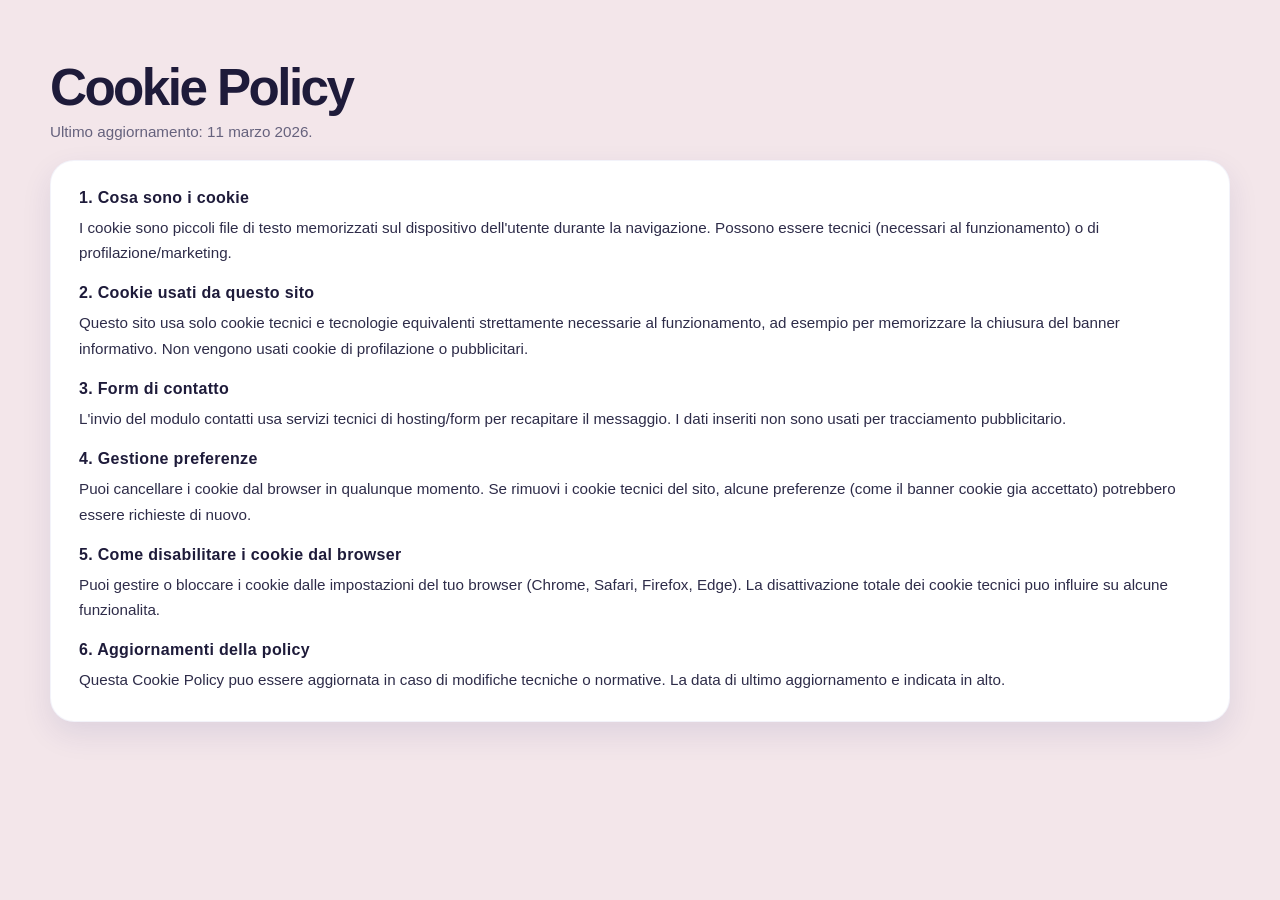
<file: cookie/index.html>
<!DOCTYPE html>
<html lang="it">
  <head>
    <meta charset="UTF-8" />
    <meta name="viewport" content="width=device-width, initial-scale=1.0" />
    <title>Cookie Policy | Alessandra Trapasso</title>
    <meta
      name="description"
      content="Cookie Policy del sito portfolio di Alessandra Trapasso: cookie tecnici, finalita e gestione preferenze."
    />
    <meta name="robots" content="index,follow" />
    <link rel="canonical" href="/cookie/index.html" />
    <link rel="icon" href="../assets/icons/favicon.ico" />
    <link rel="stylesheet" href="../style.css?v=20260415-responsive-1" />
  </head>
  <body id="home" class="page-cookie" data-base-path=".." data-page="legal">
    <main>
      <section class="u-section" aria-label="Cookie policy">
        <div class="u-inner">
          <div class="u-header">
            <h1 class="u-title">Cookie Policy</h1>
            <p class="u-subtitle">
              Ultimo aggiornamento: 11 marzo 2026.
            </p>
          </div>

          <article class="u-card" aria-label="Informativa cookie">
            <h2 class="u-card__title">1. Cosa sono i cookie</h2>
            <p class="u-card__text">
              I cookie sono piccoli file di testo memorizzati sul dispositivo dell'utente durante la navigazione.
              Possono essere tecnici (necessari al funzionamento) o di profilazione/marketing.
            </p>

            <h2 class="u-card__title">2. Cookie usati da questo sito</h2>
            <p class="u-card__text">
              Questo sito usa solo cookie tecnici e tecnologie equivalenti strettamente necessarie al funzionamento,
              ad esempio per memorizzare la chiusura del banner informativo. Non vengono usati cookie di profilazione
              o pubblicitari.
            </p>

            <h2 class="u-card__title">3. Form di contatto</h2>
            <p class="u-card__text">
              L'invio del modulo contatti usa servizi tecnici di hosting/form per recapitare il messaggio. I dati
              inseriti non sono usati per tracciamento pubblicitario.
            </p>

            <h2 class="u-card__title">4. Gestione preferenze</h2>
            <p class="u-card__text">
              Puoi cancellare i cookie dal browser in qualunque momento. Se rimuovi i cookie tecnici del sito,
              alcune preferenze (come il banner cookie gia accettato) potrebbero essere richieste di nuovo.
            </p>

            <h2 class="u-card__title">5. Come disabilitare i cookie dal browser</h2>
            <p class="u-card__text">
              Puoi gestire o bloccare i cookie dalle impostazioni del tuo browser (Chrome, Safari, Firefox, Edge).
              La disattivazione totale dei cookie tecnici puo influire su alcune funzionalita.
            </p>

            <h2 class="u-card__title">6. Aggiornamenti della policy</h2>
            <p class="u-card__text">
              Questa Cookie Policy puo essere aggiornata in caso di modifiche tecniche o normative. La data di ultimo
              aggiornamento e indicata in alto.
            </p>
          </article>
        </div>
      </section>
    </main>
  </body>
</html>
</file>
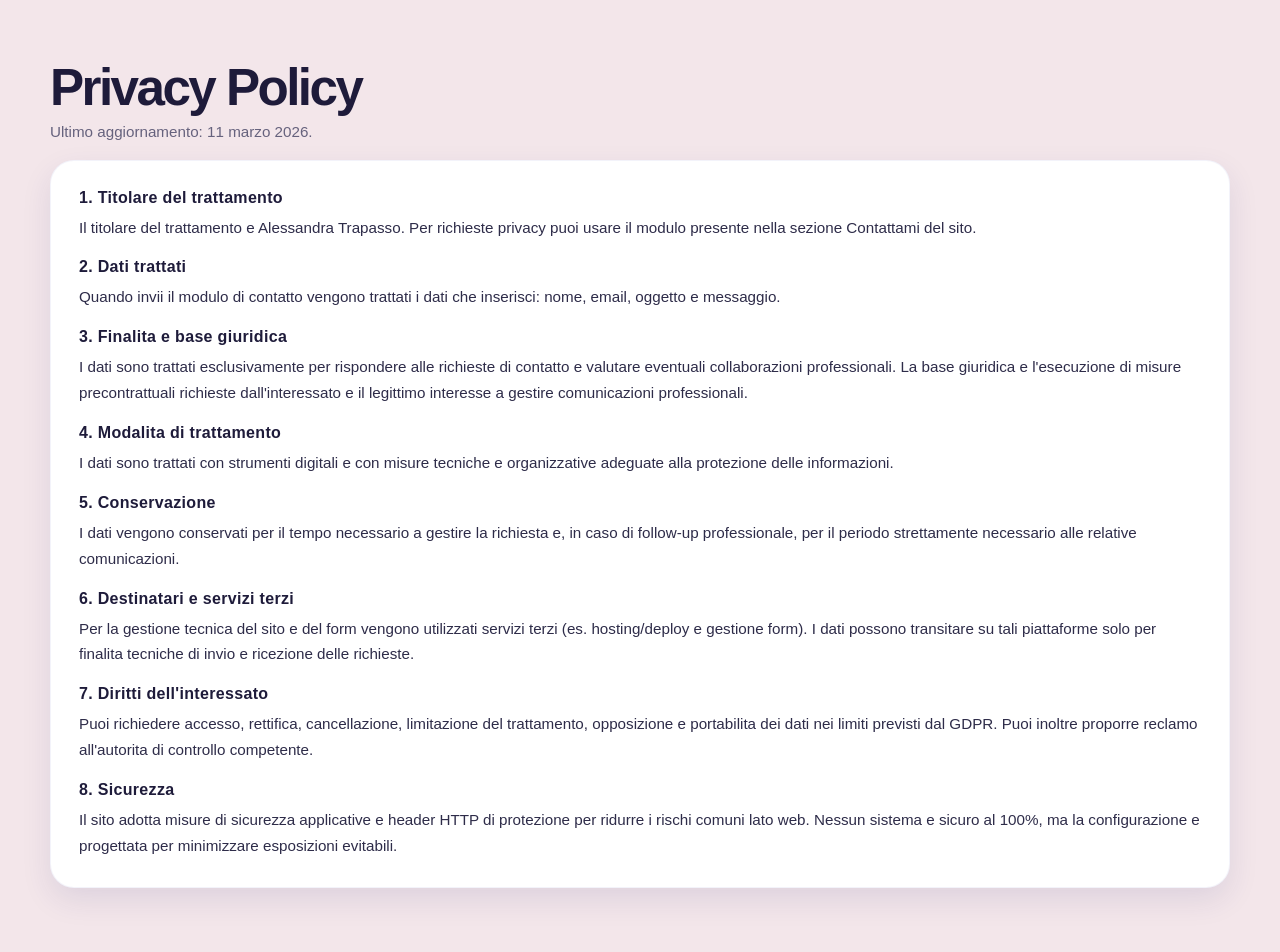
<file: privacy/index.html>
<!DOCTYPE html>
<html lang="it">
  <head>
    <meta charset="UTF-8" />
    <meta name="viewport" content="width=device-width, initial-scale=1.0" />
    <title>Privacy Policy | Alessandra Trapasso</title>
    <meta
      name="description"
      content="Informativa privacy del sito portfolio di Alessandra Trapasso: trattamento dati, finalita, base giuridica e diritti utente."
    />
    <meta name="robots" content="index,follow" />
    <link rel="canonical" href="/privacy/index.html" />
    <link rel="icon" href="../assets/icons/favicon.ico" />
    <link rel="stylesheet" href="../style.css?v=20260415-responsive-1" />
  </head>
  <body id="home" class="page-privacy" data-base-path=".." data-page="legal">
    <main>
      <section class="u-section" aria-label="Privacy policy">
        <div class="u-inner">
          <div class="u-header">
            <h1 class="u-title">Privacy Policy</h1>
            <p class="u-subtitle">
              Ultimo aggiornamento: 11 marzo 2026.
            </p>
          </div>

          <article class="u-card" aria-label="Informativa privacy">
            <h2 class="u-card__title">1. Titolare del trattamento</h2>
            <p class="u-card__text">
              Il titolare del trattamento e Alessandra Trapasso. Per richieste privacy puoi usare il modulo
              presente nella sezione Contattami del sito.
            </p>

            <h2 class="u-card__title">2. Dati trattati</h2>
            <p class="u-card__text">
              Quando invii il modulo di contatto vengono trattati i dati che inserisci: nome, email, oggetto
              e messaggio.
            </p>

            <h2 class="u-card__title">3. Finalita e base giuridica</h2>
            <p class="u-card__text">
              I dati sono trattati esclusivamente per rispondere alle richieste di contatto e valutare eventuali
              collaborazioni professionali. La base giuridica e l'esecuzione di misure precontrattuali richieste
              dall'interessato e il legittimo interesse a gestire comunicazioni professionali.
            </p>

            <h2 class="u-card__title">4. Modalita di trattamento</h2>
            <p class="u-card__text">
              I dati sono trattati con strumenti digitali e con misure tecniche e organizzative adeguate alla
              protezione delle informazioni.
            </p>

            <h2 class="u-card__title">5. Conservazione</h2>
            <p class="u-card__text">
              I dati vengono conservati per il tempo necessario a gestire la richiesta e, in caso di follow-up
              professionale, per il periodo strettamente necessario alle relative comunicazioni.
            </p>

            <h2 class="u-card__title">6. Destinatari e servizi terzi</h2>
            <p class="u-card__text">
              Per la gestione tecnica del sito e del form vengono utilizzati servizi terzi (es. hosting/deploy e
              gestione form). I dati possono transitare su tali piattaforme solo per finalita tecniche di invio e
              ricezione delle richieste.
            </p>

            <h2 class="u-card__title">7. Diritti dell'interessato</h2>
            <p class="u-card__text">
              Puoi richiedere accesso, rettifica, cancellazione, limitazione del trattamento, opposizione e
              portabilita dei dati nei limiti previsti dal GDPR. Puoi inoltre proporre reclamo all'autorita
              di controllo competente.
            </p>

            <h2 class="u-card__title">8. Sicurezza</h2>
            <p class="u-card__text">
              Il sito adotta misure di sicurezza applicative e header HTTP di protezione per ridurre i rischi
              comuni lato web. Nessun sistema e sicuro al 100%, ma la configurazione e progettata per minimizzare
              esposizioni evitabili.
            </p>
          </article>
        </div>
      </section>
    </main>
  </body>
</html>
</file>
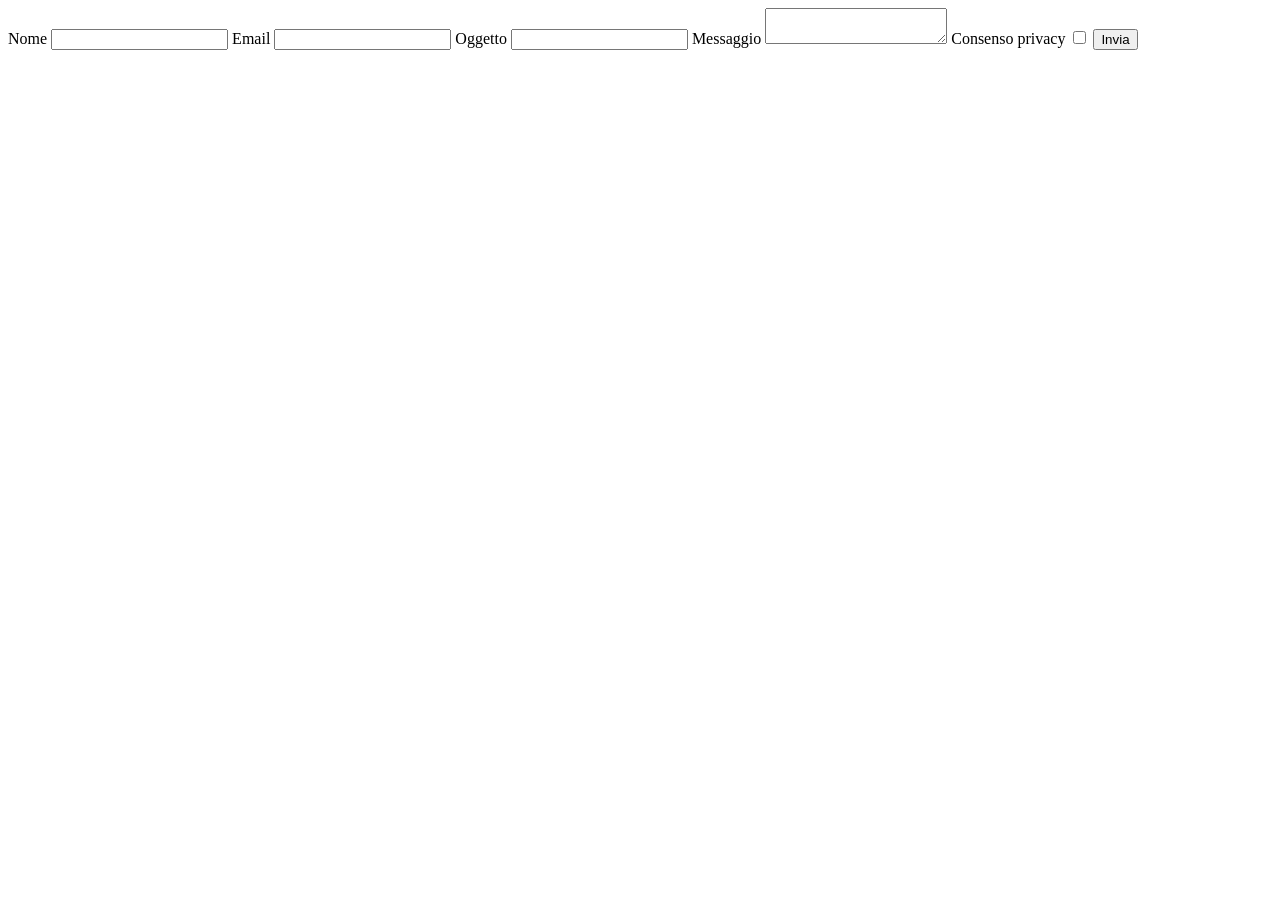
<file: netlify-form.html>
<!DOCTYPE html>
<html lang="it">
  <head>
    <meta charset="UTF-8" />
    <meta name="viewport" content="width=device-width, initial-scale=1.0" />
    <title>Netlify Form Fallback</title>
  </head>
  <body>
    <!-- Static fallback form so Netlify always detects "contact" -->
    <form name="contact" method="POST" action="/" data-netlify="true" netlify netlify-honeypot="bot-field">
      <input type="hidden" name="form-name" value="contact" />
      <p style="display: none;">
        <label>Non compilare: <input name="bot-field" /></label>
      </p>
      <label>Nome <input type="text" name="name" /></label>
      <label>Email <input type="email" name="email" /></label>
      <label>Oggetto <input type="text" name="subject" /></label>
      <label>Messaggio <textarea name="message"></textarea></label>
      <label>Consenso privacy <input type="checkbox" name="privacy_consent" value="yes" /></label>
      <button type="submit">Invia</button>
    </form>
  </body>
</html>
</file>
<file: style.css>
@charset "UTF-8";

:root {
  --bg-page: #f3e6ea;
  --bg-light: #f3e6ea;
  --bg-blue: #4e63ff;
  --bg-blue-deep: #3346e8;
  --bg-blue-darker: #2d35b8;
  --bg-card: #ffffff;
  --bg-card-soft: #edf2ff;
  --bg-green: #d9ffb8;
  --bg-green-2: #c9f7b2;
  --bg-input: #fff8f8;

  --text-dark: #1e1b3a;
  --text-body: #2e2c49;
  --text-light: #ffffff;
  --text-muted: rgba(255, 255, 255, 0.78);

  --accent-blue: #5871ff;
  --accent-purple: #7a61ff;
  --accent-pink: #ff5ac8;
  --accent-green: #c8ff91;
  --accent-green-strong: #b7f77f;

  --border-soft: rgba(27, 38, 120, 0.08);
  --border-light: rgba(255, 255, 255, 0.18);

  --shadow-soft: 0 12px 30px rgba(37, 43, 120, 0.1);
  --shadow-md: 0 18px 40px rgba(32, 39, 116, 0.14);
  --shadow-lg: 0 24px 60px rgba(23, 31, 108, 0.18);
  --shadow-hover: 0 28px 70px rgba(28, 35, 113, 0.24);

  --radius-xs: 12px;
  --radius-sm: 18px;
  --radius-md: 24px;
  --radius-lg: 32px;
  --radius-xl: 42px;

  --container: 1180px;

  --hero-gradient: linear-gradient(135deg, #2f35c8 0%, #4f5dff 38%, #755dff 62%, #ff5ac8 100%);
  --section-gradient: linear-gradient(135deg, #4157ff 0%, #3951f0 40%, #4b5fff 100%);
  --chip-gradient: linear-gradient(135deg, #d4ffad 0%, #baf58b 100%);

  --font-main: "Poppins", "Inter", "Segoe UI", sans-serif;
  --font-display: "Helvetica Now Display", "Helvetica Now Text", "Helvetica Neue", "Arial", sans-serif;
  --font-mono: "Monoist", "IBM Plex Mono", "SFMono-Regular", "Consolas", monospace;
}

*,
*::before,
*::after {
  box-sizing: border-box;
}

html {
  scroll-behavior: smooth;
}

body {
  margin: 0;
  font-family: var(--font-main);
  background: var(--bg-page);
  color: var(--text-body);
  -webkit-font-smoothing: antialiased;
  text-rendering: optimizeLegibility;
  overflow-x: hidden;
}

img {
  max-width: 100%;
  display: block;
}

a {
  color: inherit;
  text-decoration: none;
  transition: all 0.28s ease;
}

button,
input,
textarea,
select {
  font: inherit;
}

button {
  border: none;
  cursor: pointer;
}

button:disabled {
  cursor: not-allowed;
  opacity: 0.72;
}

main {
  overflow: hidden;
}

.container {
  width: min(100% - 32px, var(--container));
  margin: 0 auto;
}

.section {
  position: relative;
  padding: 72px 0;
  overflow: hidden;
}

.section--light {
  background: var(--bg-light);
  color: var(--text-dark);
}

.section--blue {
  background: var(--section-gradient);
  color: var(--text-light);
}

.section-title {
  margin: 0 0 18px;
  font-size: clamp(2.3rem, 5vw, 4.7rem);
  line-height: 0.92;
  letter-spacing: -0.05em;
  font-weight: 700;
  color: inherit;
}

.section-title .highlight {
  display: inline-block;
  background: var(--chip-gradient);
  color: var(--text-dark);
  padding: 0.02em 0.18em 0.08em;
  border-radius: 999px;
  line-height: 0.95;
}

.section-subtitle {
  max-width: 720px;
  margin: 0;
  font-size: 1rem;
  line-height: 1.7;
  opacity: 0.92;
}

.eyebrow {
  display: inline-flex;
  align-items: center;
  gap: 8px;
  min-height: 34px;
  padding: 8px 14px;
  border-radius: 999px;
  background: rgba(255, 255, 255, 0.14);
  color: inherit;
  font-size: 0.82rem;
  font-weight: 600;
  letter-spacing: 0.04em;
  text-transform: uppercase;
}

.eyebrow--light {
  background: rgba(76, 92, 255, 0.1);
  color: var(--accent-blue);
}

.hero {
  position: relative;
  height: 100svh;
  min-height: 100svh;
  padding: 0;
  background: linear-gradient(180deg, #3b3ee7 0%, #3f40e7 100%);
  color: var(--text-light);
  overflow: hidden;
}

.hero::before,
.hero::after {
  content: "";
  position: absolute;
  z-index: 0;
  border-radius: 30px;
  filter: blur(0.2px);
  opacity: 1;
}

.hero::before {
  inset: 0;
  background:
    radial-gradient(circle at 22% 22%, rgba(255, 255, 255, 0.05), transparent 24%),
    radial-gradient(circle at 82% 14%, rgba(255, 255, 255, 0.04), transparent 20%);
  border-radius: 0;
}

.hero::after {
  display: none;
}

.hero__frame {
  position: relative;
  z-index: 2;
  width: min(100%, 1440px);
  height: 100svh;
  margin: 0 auto;
  padding: 82px 76px 34px;
  display: flex;
  flex-direction: column;
}

.hero__inner {
  position: relative;
  z-index: 2;
  flex: 1;
  min-height: 0;
  padding-top: 34px;
  display: grid;
  grid-template-columns: minmax(0, 1fr) minmax(0, 0.95fr);
  column-gap: 32px;
  align-items: center;
}

.hero__topbar {
  position: relative;
  z-index: 3;
  display: flex;
  align-items: center;
  justify-content: flex-start;
  gap: 56px;
  padding-top: 0;
}

.brand {
  display: inline-flex;
  align-items: center;
  gap: 14px;
  min-width: 0;
}

.brand__logo {
  width: 60px;
  height: 45px;
  object-fit: contain;
}

.brand__name {
  font-family: var(--font-mono);
  font-size: 14px;
  font-weight: 400;
  letter-spacing: 0.12em;
  text-transform: uppercase;
  white-space: nowrap;
}

.hero__utility {
  display: flex;
  align-items: center;
  gap: 22px;
}

.socials {
  display: flex;
  align-items: center;
  gap: 18px;
}

.socials__item {
  display: inline-flex;
  flex-direction: column;
  align-items: center;
  justify-content: flex-start;
  gap: 6px;
  color: var(--text-light);
  min-width: 27px;
}

.socials__icon {
  width: 27px;
  height: 27px;
  display: inline-flex;
  align-items: center;
  justify-content: center;
  font-size: 27px;
  line-height: 1;
}

.socials__label {
  font-family: var(--font-mono);
  font-size: 5.3px;
  letter-spacing: 0.08em;
  line-height: 1;
  text-transform: uppercase;
}

.socials__item:hover {
  transform: translateY(-2px);
}

.lang-switch {
  display: inline-flex;
  flex-direction: column;
  align-items: center;
  gap: 6px;
  background: transparent;
  padding: 0;
  color: var(--text-light);
  transition: transform 0.25s ease;
}

.lang-switch:hover {
  transform: translateY(-2px);
}

.lang-switch__flag {
  width: 26px;
  height: 26px;
  display: inline-flex;
  align-items: center;
  justify-content: center;
  border-radius: 999px;
  font-size: 17px;
  line-height: 1;
  background: rgba(255, 255, 255, 0.16);
  border: 1px solid rgba(255, 255, 255, 0.34);
  box-shadow: 0 10px 20px rgba(22, 28, 94, 0.22);
}

.lang-switch__label {
  font-family: var(--font-mono);
  font-size: 5.3px;
  line-height: 1;
  letter-spacing: 0.08em;
  text-transform: uppercase;
}

.hero__content {
  max-width: 598px;
  padding-top: 0;
  margin-top: -72px;
  position: relative;
  z-index: 2;
}

.hero__title {
  margin: 0;
  font-family: var(--font-display);
  font-size: clamp(58px, 5.2vw, 74px);
  line-height: 0.98;
  letter-spacing: -0.05em;
  font-weight: 500;
}

.hero__title .line {
  display: block;
}

.hero__wave {
  display: inline-block;
  margin: 0 8px 0 4px;
}

.hero__text {
  max-width: 598px;
  margin: 28px 0 0;
  font-family: var(--font-display);
  font-size: 16.8px;
  line-height: 1.56;
  color: rgba(255, 255, 255, 0.98);
  text-align: justify;
  text-justify: inter-word;
}

.hero__text--strong {
  margin-top: 30px;
  font-weight: 700;
  text-align: left;
}

.hero__cta {
  display: inline-flex;
  align-items: center;
  justify-content: center;
  width: 213px;
  min-height: 57px;
  margin-top: 24px;
  padding: 0 28px;
  border-radius: 999px;
  background: #c5ffbc;
  color: #393be7;
  font-family: var(--font-mono);
  font-size: 16px;
  font-weight: 400;
  letter-spacing: 0.08em;
  text-transform: uppercase;
  box-shadow: 0 16px 36px rgba(28, 35, 113, 0.24);
}

.hero__cta:hover {
  transform: translateY(-4px) scale(1.015);
  box-shadow: 0 24px 48px rgba(28, 35, 113, 0.3);
  background: #d7ffc8;
}

.hero__visual {
  position: relative;
  justify-self: end;
  align-self: center;
  width: 100%;
  max-width: 820px;
  height: min(760px, calc(100svh - 150px));
  min-height: 660px;
  overflow: visible;
  z-index: 1;
  margin-top: -18px;
}

.hero__portrait {
  position: absolute;
  z-index: 2;
  right: -68px;
  bottom: 72px;
  width: 1180px;
  max-width: none;
  max-height: none;
  object-fit: contain;
  filter: drop-shadow(0 18px 32px rgba(17, 17, 60, 0.14));
}

.why {
  background: var(--bg-light);
}

.why__grid {
  display: grid;
  grid-template-columns: 0.9fr 1.1fr;
  gap: 42px;
  align-items: start;
}

.why__titleWrap {
  position: sticky;
  top: 24px;
}

.feature-list {
  display: grid;
  gap: 18px;
}

.feature-card {
  position: relative;
  background: transparent;
  padding: 0 0 0 52px;
}

.feature-card::before {
  content: "";
  position: absolute;
  left: 8px;
  top: 8px;
  width: 22px;
  height: 22px;
  border-radius: 999px;
  background: linear-gradient(135deg, #5b70ff, #3851f0);
  box-shadow: 0 6px 14px rgba(67, 86, 240, 0.24);
}

.feature-card::after {
  content: "";
  position: absolute;
  left: 18px;
  top: 35px;
  width: 2px;
  bottom: -12px;
  background: linear-gradient(to bottom, rgba(80, 97, 255, 0.55), rgba(80, 97, 255, 0));
}

.feature-card:last-child::after {
  display: none;
}

.feature-card h3 {
  margin: 0 0 8px;
  font-size: 1.08rem;
  line-height: 1.2;
  letter-spacing: 0.02em;
  font-weight: 700;
  color: var(--text-dark);
  text-transform: uppercase;
}

.feature-card p {
  margin: 0;
  font-size: 0.96rem;
  line-height: 1.68;
  color: var(--text-body);
}

.workflow {
  background: #393be7;
  color: var(--text-light);
  padding: 42px 0 54px;
}

.workflow .section-title {
  margin: 0;
  font-family: var(--font-display);
  font-size: clamp(48px, 5.15vw, 71.9px);
  font-weight: 400;
  line-height: 0.94;
  letter-spacing: -0.045em;
  color: #ffffff;
}

.workflow__cards {
  display: grid;
  grid-template-columns: repeat(3, minmax(0, 1fr));
  gap: 46px;
  margin-top: 30px;
  align-items: start;
}

.workflow-card {
  width: 100%;
}

.workflow-card__media {
  aspect-ratio: 1.58 / 1;
  border-radius: 20px;
  overflow: hidden;
  background: rgba(255, 255, 255, 0.08);
  box-shadow: 0 16px 32px rgba(20, 28, 112, 0.18);
}

.workflow-card__image {
  width: 100%;
  height: 100%;
  object-fit: cover;
  display: block;
}

.workflow-card__title {
  margin: 22px 0 10px;
  font-family: var(--font-mono);
  font-size: 16px;
  font-weight: 700;
  line-height: 1.2;
  letter-spacing: 0.06em;
  text-transform: uppercase;
  color: #ffffff;
}

.workflow-card__text {
  margin: 0;
  font-family: var(--font-display);
  font-size: 15px;
  line-height: 1.48;
  color: rgba(255, 255, 255, 0.9);
}

.skills {
  background: var(--bg-light);
}

.skills .section-subtitle {
  max-width: none;
  white-space: nowrap;
}

.skills__grid {
  display: grid;
  grid-template-columns: 1fr;
  gap: 34px;
  margin-top: 28px;
}

.skills-panel {
  padding: 0;
}

.skills-panel__head {
  display: flex;
  align-items: center;
  gap: 18px;
  margin-bottom: 18px;
}

.skills-panel__head::after {
  content: "";
  flex: 1;
  height: 2px;
  border-radius: 999px;
  background: rgba(53, 44, 48, 0.12);
}

.skills-panel__title {
  margin: 0;
  font-family: var(--font-display);
  font-size: clamp(22px, 2.2vw, 32px);
  letter-spacing: -0.05em;
  font-weight: 700;
  color: var(--text-dark);
  text-transform: uppercase;
  line-height: 1;
}

.skills-list {
  display: grid;
  gap: 14px;
}

.skills-list--dev {
  grid-template-columns: repeat(5, minmax(0, 1fr));
}

.skills-list--ai {
  grid-template-columns: repeat(12, minmax(0, 1fr));
}

.dev-skill-card {
  min-height: 172px;
  padding: 16px 16px 18px;
  border-radius: 16px;
  background: rgba(255, 255, 255, 0.28);
  border: 1px solid rgba(27, 38, 120, 0.04);
  box-shadow: none;
  transition: transform 0.26s ease, background 0.26s ease, border-color 0.26s ease;
}

.dev-skill-card:hover {
  transform: translateY(-4px);
  background: rgba(255, 255, 255, 0.42);
  border-color: rgba(49, 61, 160, 0.1);
}

.dev-skill-card--bordered {
  border-color: rgba(27, 38, 120, 0.16);
}

.dev-skill-card__top {
  display: flex;
  justify-content: flex-start;
  align-items: flex-start;
  gap: 10px;
  margin-bottom: 14px;
}

.dev-skill-card__icon {
  width: 38px;
  height: 38px;
  border-radius: 11px;
  display: inline-flex;
  align-items: center;
  justify-content: center;
  font-family: var(--font-mono);
  font-size: 0.72rem;
  font-weight: 700;
  letter-spacing: 0.04em;
}

.dev-skill-card__icon--blue {
  background: #3355ff;
  color: #f6f7ff;
}

.dev-skill-card__icon--mint {
  background: #aef0aa;
  color: #205937;
}

.dev-skill-card__icon--dark {
  background: #352c30;
  color: #fdf7f9;
}

.dev-skill-card__icon--pink {
  background: #ff9ebe;
  color: #7e1d46;
}

.dev-skill-card__icon--green {
  background: #2f7e46;
  color: #f5fff6;
}

.dev-skill-card__title {
  margin: 0 0 8px;
  font-family: var(--font-main);
  font-size: 1.05rem;
  line-height: 1.12;
  font-weight: 700;
  color: var(--text-dark);
}

.dev-skill-card__text {
  margin: 0;
  font-size: 0.84rem;
  line-height: 1.5;
  color: rgba(53, 44, 48, 0.72);
}

.ai-skill-card {
  position: relative;
  border-radius: 16px;
  padding: 18px;
  border: 1px solid rgba(27, 38, 120, 0.04);
  background: rgba(255, 255, 255, 0.28);
  overflow: hidden;
  transition: transform 0.26s ease, background 0.26s ease, border-color 0.26s ease;
}

.ai-skill-card:hover {
  transform: translateY(-4px);
  background: rgba(255, 255, 255, 0.42);
  border-color: rgba(49, 61, 160, 0.1);
}

.ai-skill-card--hero,
.ai-skill-card--feature {
  min-height: 204px;
}

.ai-skill-card--hero {
  grid-column: span 6;
  background: linear-gradient(135deg, #3550e5 0%, #3952dd 100%);
  color: #f8f8ff;
}

.ai-skill-card--hero:hover {
  background: linear-gradient(135deg, #2f48dd 0%, #3450df 100%);
}

.ai-skill-card--feature {
  grid-column: span 6;
  background: linear-gradient(135deg, #bff4b4 0%, #b1efaa 100%);
  color: #205937;
}

.ai-skill-card--feature:hover {
  background: linear-gradient(135deg, #b4efaa 0%, #a8e79f 100%);
}

.ai-skill-card--medium {
  grid-column: span 4;
  min-height: 128px;
}

.ai-skill-card--small {
  grid-column: span 4;
  min-height: 118px;
}

.ai-skill-card__icon {
  width: 36px;
  height: 36px;
  border-radius: 11px;
  display: inline-flex;
  align-items: center;
  justify-content: center;
  font-family: var(--font-mono);
  font-size: 0.72rem;
  font-weight: 700;
  letter-spacing: 0.05em;
  background: #f4eaf0;
  color: #3750de;
}

.ai-skill-card--hero .ai-skill-card__icon {
  background: rgba(255, 255, 255, 0.16);
  color: #ffffff;
}

.ai-skill-card--feature .ai-skill-card__icon {
  background: rgba(255, 255, 255, 0.42);
  color: #205937;
}

.ai-skill-card__ghost {
  position: absolute;
  right: 18px;
  bottom: -10px;
  font-family: var(--font-mono);
  font-size: 5rem;
  font-weight: 700;
  line-height: 1;
  color: rgba(255, 255, 255, 0.12);
  pointer-events: none;
}

.ai-skill-card__title {
  margin: 14px 0 8px;
  font-family: var(--font-main);
  font-size: 1rem;
  font-weight: 700;
  line-height: 1.14;
  color: inherit;
}

.ai-skill-card--hero .ai-skill-card__title,
.ai-skill-card--feature .ai-skill-card__title {
  font-family: var(--font-display);
  font-size: clamp(26px, 3vw, 34px);
  line-height: 0.98;
  margin-top: 18px;
}

.ai-skill-card__text {
  margin: 0;
  font-size: 0.82rem;
  line-height: 1.5;
  color: rgba(53, 44, 48, 0.72);
}

.ai-skill-card--hero .ai-skill-card__text {
  max-width: 270px;
  color: rgba(255, 255, 255, 0.82);
}

.ai-skill-card--feature .ai-skill-card__text {
  max-width: 300px;
  color: rgba(32, 89, 55, 0.84);
}

.ai-skill-card--small .ai-skill-card__title {
  margin: 12px 0 6px;
  font-size: 0.96rem;
}

.ai-skill-card--small .ai-skill-card__text {
  display: block;
  font-size: 0.78rem;
  line-height: 1.45;
}

.projects {
  background: var(--section-gradient);
  color: var(--text-light);
}

.projects .section-title {
  margin: 0;
  font-family: var(--font-display);
  font-size: clamp(50px, 5vw, 70px);
  font-weight: 700;
  line-height: 0.93;
  letter-spacing: -0.05em;
}

.projects .section-subtitle {
  max-width: none;
  margin-top: 10px;
  font-family: var(--font-display);
  font-size: 15px;
  line-height: 1.45;
  white-space: nowrap;
}

.projects__grid {
  width: 100%;
  margin: 28px auto 0;
  display: grid;
  grid-template-columns: repeat(4, minmax(0, 1fr));
  gap: 14px;
}

.project-card {
  position: relative;
  display: flex;
  flex-direction: column;
  min-height: 100%;
  max-width: none;
  padding: 10px 10px 13px;
  border-radius: 18px;
  background: rgba(255, 255, 255, 0.06);
  border: 1px solid rgba(255, 255, 255, 0.08);
  box-shadow: 0 14px 30px rgba(23, 31, 108, 0.12);
  transition: transform 0.32s ease, box-shadow 0.32s ease, background 0.32s ease;
  overflow: hidden;
  margin: 0;
}

.project-card::after {
  content: "";
  position: absolute;
  inset: auto -28px -32px auto;
  width: 130px;
  height: 130px;
  border-radius: 28px;
  background: linear-gradient(135deg, rgba(255, 255, 255, 0.1), rgba(255, 255, 255, 0.02));
  transform: rotate(-15deg);
}

.project-card:hover {
  transform: translateY(-10px);
  background: rgba(255, 255, 255, 0.1);
  box-shadow: var(--shadow-hover);
}

.project-card__media {
  position: relative;
  z-index: 1;
  border-radius: 12px;
  overflow: hidden;
  margin-bottom: 12px;
  background: rgba(255, 255, 255, 0.12);
  display: block;
  aspect-ratio: 2.08 / 1;
}

.project-card__media img {
  width: 100%;
  height: 100%;
  object-fit: cover;
  transition: transform 0.5s ease;
}

.project-card:hover .project-card__media img {
  transform: scale(1.05);
}

.project-card__media--static img {
  transform: none !important;
}

.project-card__body {
  position: relative;
  z-index: 1;
  display: flex;
  flex: 1;
  flex-direction: column;
}

.project-card__title {
  margin: 0 0 10px;
  font-family: var(--font-display);
  font-size: 1rem;
  font-weight: 700;
  line-height: 1.08;
  letter-spacing: -0.02em;
  color: var(--text-light);
  text-transform: uppercase;
}

.project-card__byline {
  display: block;
  margin-top: 3px;
  font-family: var(--font-mono);
  font-size: 0.68rem;
  font-weight: 600;
  letter-spacing: 0.03em;
  text-transform: none;
  color: rgba(255, 255, 255, 0.74);
}

.project-card__meta {
  margin: 0 0 6px;
  font-family: var(--font-mono);
  font-size: 0.76rem;
  font-weight: 600;
  color: var(--accent-green);
  letter-spacing: 0.06em;
  text-transform: uppercase;
}

.project-card__text {
  margin: 0;
  font-size: 0.82rem;
  line-height: 1.46;
  color: rgba(255, 255, 255, 0.84);
}

.project-tags {
  display: flex;
  gap: 8px;
  flex-wrap: wrap;
  margin-top: 10px;
}

.project-tag {
  display: inline-flex;
  align-items: center;
  min-height: 28px;
  padding: 0 10px;
  border-radius: 999px;
  background: rgba(255, 255, 255, 0.12);
  border: 1px solid rgba(255, 255, 255, 0.14);
  color: rgba(255, 255, 255, 0.92);
  font-size: 0.7rem;
  font-weight: 700;
  letter-spacing: 0.03em;
}

.project-actions {
  display: flex;
  gap: 10px;
  flex-wrap: wrap;
  margin-top: auto;
  padding-top: 12px;
}

.project-action {
  display: inline-flex;
  align-items: center;
  justify-content: center;
  min-height: 36px;
  padding: 0 14px;
  border-radius: 999px;
  background: var(--bg-green);
  color: #393be7;
  font-family: var(--font-mono);
  font-size: 0.76rem;
  font-weight: 700;
  letter-spacing: 0.04em;
  text-transform: uppercase;
  box-shadow: 0 12px 28px rgba(28, 35, 113, 0.18);
  transition: transform 0.28s ease, box-shadow 0.28s ease, opacity 0.28s ease;
}

.project-action:hover {
  transform: translateY(-3px);
  box-shadow: 0 18px 34px rgba(28, 35, 113, 0.26);
}

.project-action--disabled {
  background: rgba(255, 255, 255, 0.22);
  color: rgba(255, 255, 255, 0.76);
  box-shadow: none;
  opacity: 1;
  cursor: default;
  pointer-events: none;
}

.projects-more {
  display: flex;
  flex-direction: column;
  align-items: center;
  justify-content: center;
  gap: 4px;
  flex-wrap: wrap;
  margin-top: 30px;
  text-align: center;
}

.projects-more p {
  margin: 0;
  font-size: 0.96rem;
  line-height: 1.6;
  color: rgba(255, 255, 255, 0.86);
}

.cv {
  background: var(--bg-light);
}

.cv-layout {
  display: grid;
  grid-template-columns: minmax(0, 1.9fr) minmax(300px, 0.92fr);
  gap: 22px;
  align-items: start;
}

.cv-header {
  grid-column: 1 / -1;
  margin-bottom: 4px;
}

.cv-side {
  display: flex;
  flex-direction: column;
  gap: 22px;
}

.cv-panel {
  border-radius: 22px;
  padding: 32px 28px;
  border: 1px solid rgba(49, 61, 160, 0.05);
  box-shadow: 0 20px 40px rgba(53, 44, 48, 0.06);
}

.cv-panel--experience,
.cv-panel--languages {
  background: rgba(255, 255, 255, 0.24);
}

.cv-panel--education {
  background: linear-gradient(180deg, #b7efb0 0%, #b2eeab 100%);
}

.cv-panel__head {
  display: flex;
  align-items: center;
  gap: 12px;
  margin-bottom: 26px;
}

.cv-panel__icon {
  font-size: 1.35rem;
  color: #4961f2;
}

.cv-panel--education .cv-panel__icon {
  color: #255c37;
}

.cv-panel__title {
  margin: 0;
  font-family: var(--font-main);
  font-size: clamp(1.65rem, 2.2vw, 2.2rem);
  font-weight: 700;
  letter-spacing: -0.04em;
  line-height: 1.04;
  color: var(--text-dark);
}

.cv-timeline {
  display: flex;
  flex-direction: column;
  gap: 34px;
}

.cv-timeline__item {
  position: relative;
  padding-left: 34px;
}

.cv-timeline__item::before {
  content: "";
  position: absolute;
  left: 5px;
  top: 12px;
  bottom: -24px;
  width: 2px;
  background: rgba(76, 92, 255, 0.22);
}

.cv-timeline__item:last-child::before {
  display: none;
}

.cv-timeline__marker {
  position: absolute;
  left: 0;
  top: 6px;
  width: 12px;
  height: 12px;
  border-radius: 999px;
  background: #4e63ff;
  box-shadow: 0 0 0 5px rgba(78, 99, 255, 0.08);
}

.cv-timeline__top {
  display: flex;
  align-items: flex-start;
  justify-content: space-between;
  gap: 16px;
  margin-bottom: 8px;
}

.cv-timeline__role {
  margin: 0;
  font-family: var(--font-main);
  font-size: 1.02rem;
  line-height: 1.18;
  font-weight: 700;
  color: var(--text-dark);
}

.cv-timeline__date {
  flex-shrink: 0;
  font-family: var(--font-mono);
  font-size: 0.85rem;
  font-weight: 700;
  color: #4e63ff;
}

.cv-timeline__text {
  margin: 0;
  font-size: 0.92rem;
  line-height: 1.62;
  color: var(--text-body);
}

.cv-tags {
  display: flex;
  gap: 8px;
  flex-wrap: wrap;
  margin-top: 12px;
}

.cv-tag {
  display: inline-flex;
  align-items: center;
  min-height: 28px;
  padding: 0 12px;
  border-radius: 10px;
  background: rgba(76, 92, 255, 0.16);
  color: #5064e8;
  font-family: var(--font-mono);
  font-size: 0.72rem;
  font-weight: 700;
}

.cv-education__item + .cv-education__item {
  margin-top: 22px;
  padding-top: 18px;
  border-top: 1px solid rgba(37, 104, 56, 0.14);
}

.cv-education__label {
  margin: 0;
  font-family: var(--font-mono);
  font-size: 0.72rem;
  font-weight: 700;
  letter-spacing: 0.12em;
  text-transform: uppercase;
  color: rgba(32, 89, 55, 0.82);
}

.cv-education__title {
  margin: 8px 0 8px;
  font-family: var(--font-main);
  font-size: 1.05rem;
  line-height: 1.18;
  font-weight: 700;
  color: #205937;
}

.cv-education__text {
  margin: 0;
  font-size: 0.92rem;
  line-height: 1.6;
  color: rgba(32, 89, 55, 0.78);
}

.cv-certifications {
  margin: 10px 0 0;
  padding: 0;
  list-style: none;
  display: flex;
  flex-direction: column;
  gap: 10px;
}

.cv-certifications li {
  display: inline-flex;
  align-items: center;
  min-height: 30px;
  padding: 0 12px;
  border-radius: 999px;
  background: rgba(255, 255, 255, 0.38);
  color: #205937;
  font-family: var(--font-mono);
  font-size: 0.72rem;
  font-weight: 700;
  width: fit-content;
}

.cv-languages {
  display: flex;
  flex-direction: column;
  gap: 18px;
}

.cv-language {
  display: flex;
  align-items: center;
  justify-content: space-between;
  gap: 18px;
}

.cv-language__name {
  font-family: var(--font-main);
  font-size: 1rem;
  font-weight: 700;
  color: var(--text-dark);
}

.cv-language__level {
  display: inline-flex;
  align-items: center;
  min-height: 28px;
  padding: 0 12px;
  border-radius: 999px;
  background: rgba(76, 92, 255, 0.12);
  color: #6170e3;
  font-family: var(--font-mono);
  font-size: 0.68rem;
  font-weight: 700;
}

.contact {
  background: var(--section-gradient);
  color: var(--text-light);
}

.contact-header {
  margin-bottom: 28px;
}

.contact-header__title {
  margin-bottom: 12px;
}

.contact-header__text {
  max-width: 640px;
  margin: 0;
  font-size: 1.06rem;
  line-height: 1.5;
  color: rgba(255, 255, 255, 0.82);
}

.contact__grid {
  display: grid;
  grid-template-columns: minmax(0, 0.92fr) minmax(0, 1.08fr);
  gap: 20px;
  align-items: start;
}

.contact-side {
  display: flex;
  flex-direction: column;
  gap: 18px;
}

.contact-card {
  border-radius: 22px;
  padding: 26px 24px;
  box-shadow: 0 20px 40px rgba(53, 44, 48, 0.06);
  border: 1px solid rgba(49, 61, 160, 0.04);
}

.contact-card--accent {
  min-height: 180px;
  background: linear-gradient(135deg, #baf3b4 0%, #a7eec6 100%);
  display: flex;
  flex-direction: column;
  justify-content: flex-end;
  position: relative;
  overflow: hidden;
}

.contact-card--accent::before {
  content: "";
  position: absolute;
  right: -42px;
  top: -42px;
  width: 180px;
  height: 180px;
  border-radius: 999px;
  background: rgba(78, 99, 255, 0.18);
  filter: blur(18px);
}

.contact-card--info {
  background: rgba(255, 255, 255, 0.18);
  backdrop-filter: blur(14px);
}

.contact-card__label,
.contact-detail__label {
  margin: 0 0 8px;
  font-family: var(--font-mono);
  font-size: 0.68rem;
  font-weight: 700;
  letter-spacing: 0.1em;
  text-transform: uppercase;
  color: rgba(255, 255, 255, 0.64);
}

.contact-card__label--accent {
  color: #b41340;
}

.contact-card__title {
  position: relative;
  z-index: 1;
  margin: 0;
  max-width: 280px;
  font-family: var(--font-main);
  font-size: clamp(1.9rem, 3vw, 2.4rem);
  line-height: 1.02;
  letter-spacing: -0.04em;
  font-weight: 700;
  color: var(--text-dark);
}

.contact-detail + .contact-detail {
  margin-top: 18px;
}

.contact-detail {
  display: flex;
  align-items: flex-start;
  gap: 14px;
}

.contact-detail__icon {
  width: 44px;
  height: 44px;
  border-radius: 999px;
  display: inline-flex;
  align-items: center;
  justify-content: center;
  background: rgba(255, 255, 255, 0.88);
  color: #4861ee;
  flex-shrink: 0;
}

.contact-detail__value {
  margin: 0;
  font-family: var(--font-main);
  font-size: 0.98rem;
  line-height: 1.45;
  font-weight: 700;
  color: var(--text-light);
}

.contact-follow {
  margin-top: 26px;
}

.contact-socials {
  display: flex;
  gap: 12px;
  flex-wrap: wrap;
  margin-top: 10px;
}

.contact-socials a {
  width: 52px;
  height: 52px;
  border-radius: 999px;
  display: inline-flex;
  align-items: center;
  justify-content: center;
  background: #fff;
  color: #3d4df0;
  box-shadow: 0 12px 24px rgba(53, 44, 48, 0.06);
}

.contact-socials a:hover {
  transform: translateY(-4px) scale(1.02);
}

.contact-form {
  background: #fff;
  color: var(--text-dark);
  border-radius: 22px;
  padding: 28px 28px 24px;
  box-shadow: 0 20px 40px rgba(53, 44, 48, 0.06);
}

.contact-form label {
  display: block;
}

.form-label {
  display: block;
  margin: 0 0 9px;
  font-family: var(--font-mono);
  font-size: 0.68rem;
  font-weight: 700;
  letter-spacing: 0.1em;
  text-transform: uppercase;
  color: rgba(53, 44, 48, 0.58);
}

.form-grid {
  display: grid;
  grid-template-columns: repeat(2, minmax(0, 1fr));
  gap: 18px 18px;
}

.form-grid label:nth-child(3),
.form-grid label:nth-child(4) {
  grid-column: 1 / -1;
}

.form-control {
  width: 100%;
  min-height: 48px;
  border: none;
  border-radius: 12px;
  background: #fcedf2;
  padding: 0 18px;
  color: var(--text-dark);
  outline: none;
  transition: box-shadow 0.22s ease, transform 0.22s ease, background 0.22s ease;
}

textarea.form-control {
  min-height: 126px;
  border-radius: 14px;
  padding: 16px 18px;
  resize: vertical;
}

.form-control::placeholder {
  color: #b0a1a8;
}

.form-control:focus {
  background: #fff8fa;
  box-shadow: 0 0 0 4px rgba(79, 93, 255, 0.1);
  transform: translateY(-1px);
}

.form-check {
  display: flex;
  align-items: flex-start;
  gap: 10px;
  font-size: 0.8rem;
  line-height: 1.45;
  color: #66627d;
  margin-top: 14px;
}

.form-check input {
  margin-top: 3px;
  accent-color: #3951f0;
}

.form-check a {
  color: var(--accent-blue);
  font-weight: 700;
  text-decoration: underline;
}

.btn-submit {
  display: inline-flex;
  align-items: center;
  justify-content: center;
  gap: 10px;
  min-height: 46px;
  border-radius: 999px;
  padding: 0 24px;
  background: linear-gradient(135deg, #3550e5 0%, #4361ee 100%);
  color: #fff;
  font-family: var(--font-main);
  font-size: 0.92rem;
  font-weight: 700;
  letter-spacing: -0.01em;
  box-shadow: 0 16px 28px rgba(53, 80, 229, 0.2);
  transition: transform 0.28s ease, box-shadow 0.28s ease, filter 0.28s ease;
  margin-top: 14px;
}

.btn-submit:hover {
  transform: translateY(-3px);
  box-shadow: 0 20px 34px rgba(53, 80, 229, 0.24);
  filter: brightness(1.01);
}

.btn-submit__icon {
  font-size: 1rem;
  line-height: 1;
}

.contact-form__note {
  margin: 14px 0 0;
  font-size: 0.82rem;
  line-height: 1.55;
  color: #66627d;
}

.footer-cta {
  position: relative;
  background: var(--bg-page);
  color: #4659ee;
  overflow: hidden;
  padding-top: 18px;
  padding-bottom: 0;
}

.footer-cta .container {
  width: 100%;
  max-width: none;
  margin: 0;
  padding: 0 56px 0 0;
}

.footer-cta__grid {
  position: relative;
  display: grid;
  grid-template-columns: minmax(620px, 0.98fr) minmax(0, 1.02fr);
  gap: 8px;
  align-items: end;
  min-height: 0;
}

.footer-cta__imageWrap {
  position: relative;
  min-height: 620px;
  background: url("assets/img/foto finale.png") left bottom / auto 100% no-repeat;
  overflow: hidden;
}

.footer-cta__content {
  min-height: 620px;
  padding: 38px 0 0;
  display: flex;
  flex-direction: column;
  align-items: flex-start;
  gap: 16px;
  margin-left: -186px;
  width: calc(100% + 186px);
}

.footer-cta__title {
  margin: 0;
  max-width: none;
  width: 100%;
  font-size: clamp(3.6rem, 5.6vw, 6.1rem);
  line-height: 0.84;
  letter-spacing: -0.06em;
  font-weight: 700;
  color: #4659ee;
}

.footer-cta__line {
  display: block;
}

.footer-cta__line--nowrap {
  white-space: nowrap;
}

.footer-cta__text {
  margin: 0;
  max-width: 700px;
  font-size: 1.02rem;
  line-height: 1.6;
  color: #4957ea;
}

.footer-cta__text--body {
  text-transform: none;
  letter-spacing: 0.04em;
  font-family: var(--font-mono);
  text-transform: uppercase;
}

.footer-inline-cta {
  display: inline-block;
  min-height: 0;
  padding: 6px 16px 7px;
  margin-left: 6px;
  border-radius: 999px;
  background: var(--bg-green);
  color: #4453ea;
  font-family: var(--font-mono);
  font-size: 0.76rem;
  font-weight: 700;
  letter-spacing: 0.08em;
  text-transform: uppercase;
  vertical-align: baseline;
  white-space: nowrap;
}

.footer-inline-cta:hover {
  transform: translateY(-2px);
  background: #d2ffb1;
}

.footer-cta__socialBlock {
  display: flex;
  flex-direction: column;
  align-items: flex-start;
  gap: 12px;
  margin-top: 26px;
}

.footer-cta__brand {
  display: inline-flex;
  align-items: center;
  gap: 10px;
  margin-top: 0;
  transform: translateY(-20px);
}

.footer-cta__brandLogo {
  width: 38px;
  height: auto;
}

.footer-cta__brandName {
  color: #5360eb;
  font-family: var(--font-mono);
  font-size: 0.86rem;
  font-weight: 700;
  letter-spacing: 0.08em;
  text-transform: uppercase;
}

.footer-cta__socialText {
  margin: 18px 0 0;
  max-width: none;
}

.footer-cta__socials {
  display: flex;
  align-items: flex-start;
  gap: 18px;
  flex-wrap: wrap;
}

.footer-cta__socialLink {
  min-width: 27px;
  padding: 0;
  border-radius: 0;
  background: transparent;
  color: #4c5df2;
  box-shadow: none;
}

.footer-cta__socialLink:hover {
  transform: translateY(-2px);
}

.footer-cta__socialLink .socials__icon {
  color: #4c5df2;
}

.footer-cta__socialLink .socials__label {
  color: #4c5df2;
  font-size: 5.3px;
}

.footer-cta__legal {
  display: flex;
  gap: 12px;
  flex-wrap: wrap;
  margin-top: auto;
  align-self: flex-end;
  justify-content: flex-end;
}

.footer-cta__legalLink {
  display: inline-flex;
  align-items: center;
  justify-content: center;
  min-height: 38px;
  padding: 0 16px;
  border-radius: 999px;
  border: none;
  background: rgba(255, 255, 255, 0.9);
  color: #4c5df2;
  font-family: var(--font-mono);
  font-size: 0.72rem;
  font-weight: 700;
  letter-spacing: 0.06em;
  text-transform: uppercase;
  box-shadow: 0 12px 24px rgba(19, 27, 106, 0.12);
  cursor: pointer;
}

.footer-cta__legalLink:hover {
  transform: translateY(-2px);
}

.footer-copy {
  margin: 8px 0 12px;
  align-self: flex-end;
  text-align: right;
  color: #5a67ec;
  font-family: var(--font-mono);
  font-size: 0.66rem;
  font-weight: 700;
  letter-spacing: 0.1em;
  text-transform: uppercase;
  text-decoration: underline;
  text-underline-offset: 3px;
}

.footer-cta__bottomline {
  display: flex;
  align-items: flex-end;
  justify-content: space-between;
  gap: 18px;
  width: 100%;
}

.policy-modal[hidden] {
  display: none;
}

.policy-modal {
  position: fixed;
  inset: 0;
  z-index: 5000;
}

.policy-modal__overlay {
  position: absolute;
  inset: 0;
  background: rgba(25, 24, 62, 0.42);
  -webkit-backdrop-filter: blur(10px);
  backdrop-filter: blur(10px);
}

.policy-modal__panel {
  position: relative;
  z-index: 1;
  width: min(100% - 32px, 760px);
  max-height: min(88vh, 820px);
  margin: 6vh auto 0;
  padding: 28px 24px 24px;
  border-radius: 26px;
  background: #fff;
  box-shadow: 0 28px 70px rgba(21, 27, 88, 0.22);
  overflow: auto;
}

.policy-modal__close {
  position: sticky;
  top: 0;
  float: right;
  width: 42px;
  height: 42px;
  border: none;
  border-radius: 999px;
  background: #f4eff6;
  color: #4659ee;
  font-size: 1.8rem;
  line-height: 1;
  cursor: pointer;
}

.policy-modal__title {
  margin: 0 0 18px;
  padding-right: 56px;
  font-size: clamp(2rem, 4vw, 2.8rem);
  line-height: 0.95;
  letter-spacing: -0.05em;
  color: var(--text-dark);
}

.policy-content {
  display: grid;
  gap: 14px;
}

.policy-content__sectionTitle {
  margin: 8px 0 0;
  font-size: 1rem;
  line-height: 1.25;
  font-weight: 800;
  color: var(--text-dark);
}

.policy-content__text {
  margin: 0;
  font-size: 0.95rem;
  line-height: 1.72;
  color: #5f5967;
}

body.is-policy-open {
  overflow: hidden;
}

.reveal {
  opacity: 0;
  transform: translateY(24px);
  transition: opacity 0.7s ease, transform 0.7s ease;
}

.reveal.is-visible {
  opacity: 1;
  transform: translateY(0);
}

.reveal-up {
  opacity: 0;
  transform: translateY(24px);
  animation: revealUp 0.7s ease forwards;
}

.reveal-delay-1 {
  animation-delay: 0.08s;
}

.reveal-delay-2 {
  animation-delay: 0.16s;
}

.reveal-delay-3 {
  animation-delay: 0.24s;
}

.reveal-delay-4 {
  animation-delay: 0.32s;
}

@keyframes revealUp {
  to {
    opacity: 1;
    transform: translateY(0);
  }
}

.floating-shape {
  position: absolute;
  border-radius: 28px;
  pointer-events: none;
  z-index: 0;
}

.floating-shape--blue {
  background: linear-gradient(135deg, rgba(121, 171, 255, 0.35), rgba(121, 171, 255, 0.1));
}

.floating-shape--pink {
  background: linear-gradient(135deg, rgba(255, 90, 200, 0.24), rgba(255, 90, 200, 0.08));
}

.floating-shape--green {
  background: linear-gradient(135deg, rgba(201, 247, 178, 0.42), rgba(201, 247, 178, 0.1));
}

.hp-field {
  display: none !important;
}

.u-section {
  padding: 64px 0;
  background: var(--bg-page);
}

.u-inner {
  width: min(100% - 32px, var(--container));
  margin: 0 auto;
}

.u-header {
  margin-bottom: 20px;
}

.u-title {
  margin: 0 0 10px;
  font-size: clamp(2.2rem, 4vw, 3.8rem);
  line-height: 0.95;
  letter-spacing: -0.05em;
  color: var(--text-dark);
}

.u-subtitle {
  margin: 0;
  font-size: 0.95rem;
  color: #66627d;
}

.u-card {
  background: var(--bg-card);
  border-radius: 24px;
  padding: 28px;
  box-shadow: var(--shadow-soft);
  border: 1px solid rgba(49, 61, 160, 0.06);
}

.u-card__title {
  margin: 0 0 8px;
  font-size: 1rem;
  font-weight: 700;
  letter-spacing: 0.02em;
  color: var(--text-dark);
}

.u-card__text {
  margin: 0 0 18px;
  font-size: 0.95rem;
  line-height: 1.7;
  color: var(--text-body);
}

.u-card__text:last-child {
  margin-bottom: 0;
}

@media (max-width: 1100px) {
  .hero {
    height: auto;
    min-height: 0;
  }

  .why__grid,
  .contact__grid,
  .footer-cta__grid {
    grid-template-columns: 1fr;
  }

  .projects__grid,
  .skills__grid {
    grid-template-columns: 1fr;
  }

  .cv-layout {
    grid-template-columns: 1fr;
  }

  .why__titleWrap {
    position: static;
    top: auto;
  }

  .cv-side {
    display: grid;
    grid-template-columns: repeat(2, minmax(0, 1fr));
  }

  .skills-list--dev {
    grid-template-columns: repeat(3, minmax(0, 1fr));
  }

  .skills-list--ai {
    grid-template-columns: repeat(6, minmax(0, 1fr));
  }

  .ai-skill-card--hero,
  .ai-skill-card--feature {
    grid-column: span 3;
  }

  .ai-skill-card--medium {
    grid-column: span 2;
  }

  .ai-skill-card--small {
    grid-column: span 2;
  }

  .projects .section-subtitle {
    white-space: normal;
  }

  .projects__grid {
    grid-template-columns: repeat(2, minmax(0, 1fr));
  }

  .workflow__cards {
    grid-template-columns: 1fr;
    gap: 28px;
  }

  .hero__frame {
    height: auto;
    min-height: 100svh;
    padding: 48px 34px 44px;
  }

  .hero__topbar {
    width: 100%;
    justify-content: space-between;
    gap: 24px;
  }

  .hero__inner {
    min-height: auto;
    grid-template-columns: 1fr;
    gap: 22px;
    padding-top: 42px;
  }

  .hero__visual {
    width: min(100%, 640px);
    height: 620px;
    min-height: 620px;
    margin: 0 auto;
    margin-top: 0;
  }

  .hero__portrait {
    right: -94px;
    bottom: 30px;
    width: 980px;
  }

  .footer-cta .container {
    width: min(100% - 36px, var(--container));
    max-width: none;
    margin: 0 auto;
    padding: 0;
  }

  .footer-cta__content {
    min-height: auto;
    width: 100%;
    margin-left: 0;
    padding: 0;
  }

  .footer-cta__imageWrap {
    min-height: 520px;
    background-position: left bottom;
    background-size: contain;
  }
}

@media (max-width: 820px) {
  .section {
    padding: 56px 0;
  }

  .hero__topbar {
    align-items: flex-start;
    flex-direction: column;
    gap: 24px;
  }

  .hero__utility {
    width: 100%;
    justify-content: space-between;
    align-items: flex-start;
    gap: 16px;
  }

  .hero__inner {
    min-height: auto;
    gap: 24px;
    padding-top: 38px;
  }

  .hero__content {
    padding-top: 0;
    margin-top: -34px;
    max-width: none;
  }

  .hero__title {
    font-size: clamp(46px, 12vw, 64px);
  }

  .hero__text {
    margin-top: 22px;
    font-size: 15.6px;
    line-height: 1.52;
    text-align: left;
  }

  .hero__text--strong {
    margin-top: 22px;
  }

  .hero__cta {
    width: min(100%, 236px);
  }

  .skills-panel__title {
    font-size: clamp(20px, 6vw, 28px);
  }

  .skills .section-subtitle {
    white-space: normal;
  }

  .cv-side {
    grid-template-columns: 1fr;
  }

  .cv-panel {
    padding: 24px 20px;
  }

  .cv-timeline__top {
    flex-direction: column;
    gap: 6px;
  }

  .contact-header__text {
    max-width: none;
  }

  .form-grid {
    grid-template-columns: 1fr;
  }

  .form-grid label:nth-child(3),
  .form-grid label:nth-child(4) {
    grid-column: auto;
  }

  .skills-list--dev {
    grid-template-columns: repeat(2, minmax(0, 1fr));
  }

  .skills-list--ai {
    grid-template-columns: repeat(2, minmax(0, 1fr));
  }

  .ai-skill-card--hero,
  .ai-skill-card--feature,
  .ai-skill-card--medium,
  .ai-skill-card--small {
    grid-column: auto;
  }

  .ai-skill-card--hero,
  .ai-skill-card--feature {
    min-height: 180px;
  }

  .projects__grid {
    grid-template-columns: repeat(2, minmax(0, 1fr));
  }

  .projects .section-title {
    font-size: clamp(42px, 10vw, 58px);
  }

  .projects .section-subtitle {
    font-size: 14px;
  }

  .project-actions {
    gap: 8px;
  }

  .workflow .section-title {
    font-size: clamp(44px, 10vw, 58px);
  }

  .workflow__cards {
    gap: 24px;
    margin-top: 24px;
  }

  .hero__utility {
    flex-wrap: wrap;
  }

  .hero__visual {
    width: min(100%, 520px);
    height: 500px;
    min-height: 500px;
  }

  .hero__portrait {
    width: 780px;
    right: -96px;
    bottom: 10px;
  }

  .footer-cta__content {
    gap: 16px;
    min-height: auto;
    padding: 0;
    margin-left: 0;
    width: 100%;
  }

  .footer-cta__line--nowrap {
    white-space: normal;
  }

  .footer-cta__imageWrap {
    min-height: 380px;
    background-position: left bottom;
    background-size: contain;
  }

  .footer-cta .container {
    width: min(100% - 32px, var(--container));
    max-width: none;
    margin: 0 auto;
    padding: 0;
  }

  .footer-copy {
    align-self: flex-start;
    text-align: left;
    margin-top: 6px;
  }

  .footer-cta__bottomline {
    flex-direction: column;
    align-items: flex-start;
    gap: 8px;
  }
}

@media (max-width: 720px) {
  .footer-cta__socialBlock {
    width: 100%;
    align-items: center;
  }

  .footer-cta__socialText {
    width: 100%;
    text-align: center;
  }

  .footer-cta__socials {
    width: 100%;
    justify-content: center;
  }

  .footer-cta__legal {
    width: 100%;
    align-self: center;
    justify-content: center;
  }

  .footer-cta__bottomline {
    align-items: center;
    gap: 14px;
  }

  .footer-cta__brand {
    align-self: center;
    justify-content: center;
    transform: translateY(0);
  }

  .footer-copy {
    align-self: center;
    text-align: center;
    margin-top: 10px;
  }
}

@media (max-width: 560px) {
  .hero {
    height: auto;
    min-height: 0;
  }

  .container,
  .u-inner {
    width: min(100% - 22px, var(--container));
  }

  .section-title {
    font-size: clamp(2rem, 12vw, 3.3rem);
  }

  .hero__frame {
    padding: 24px 16px 0;
    height: auto;
    min-height: 0;
  }

  .hero__content {
    margin-top: 0;
  }

  .brand {
    gap: 10px;
  }

  .brand__logo {
    width: 52px;
    height: 39px;
  }

  .brand__name {
    font-size: 11px;
    letter-spacing: 0.08em;
  }

  .hero__visual {
    width: 100vw;
    height: auto;
    min-height: 0;
    margin: 26px calc(50% - 50vw) 0;
    overflow: visible;
    display: block;
  }

  .hero__visual picture {
    display: block;
    width: 100%;
  }

  .hero__portrait {
    position: static;
    width: 100%;
    height: auto;
    max-width: none;
    transform: none;
    display: block;
  }

  .socials {
    gap: 12px;
    flex-wrap: wrap;
  }

  .socials__item {
    min-width: 48px;
  }

  .socials__label,
  .lang-switch__label {
    font-size: 6.8px;
  }

  .skills-panel,
  .contact-form,
  .project-card,
  .u-card {
    border-radius: 18px;
  }

  .dev-skill-card,
  .ai-skill-card {
    padding: 14px;
    border-radius: 14px;
  }

  .dev-skill-card {
    min-height: 0;
    padding: 12px 8px 10px;
    display: flex;
    flex-direction: column;
    align-items: center;
    justify-content: flex-start;
    text-align: center;
    gap: 8px;
  }

  .dev-skill-card__top {
    margin-bottom: 0;
  }

  .dev-skill-card__icon {
    width: 34px;
    height: 34px;
    border-radius: 10px;
    font-size: 0.66rem;
  }

  .dev-skill-card__title {
    margin: 0;
    font-size: 0.72rem;
    line-height: 1.15;
  }

  .dev-skill-card__text {
    display: none;
  }

  .skills-list--dev {
    grid-template-columns: repeat(3, minmax(0, 1fr));
    gap: 10px;
  }

  .skills-list--ai {
    grid-template-columns: repeat(3, minmax(0, 1fr));
    gap: 10px;
  }

  .ai-skill-card--hero,
  .ai-skill-card--feature {
    min-height: 160px;
  }

  .skills-list--ai > .ai-skill-card:nth-child(-n+3) {
    grid-column: 1 / -1;
  }

  .skills-list--ai > .ai-skill-card:nth-child(n+4) {
    min-height: 0;
    padding: 12px 8px 10px;
    display: flex;
    flex-direction: column;
    align-items: center;
    justify-content: flex-start;
    text-align: center;
    gap: 8px;
  }

  .skills-list--ai > .ai-skill-card:nth-child(n+4) .ai-skill-card__icon {
    width: 34px;
    height: 34px;
    border-radius: 10px;
    font-size: 0.66rem;
  }

  .skills-list--ai > .ai-skill-card:nth-child(n+4) .ai-skill-card__title {
    margin: 0;
    font-size: 0.72rem;
    line-height: 1.15;
  }

  .skills-list--ai > .ai-skill-card:nth-child(n+4) .ai-skill-card__text,
  .skills-list--ai > .ai-skill-card:nth-child(n+4) .ai-skill-card__ghost {
    display: none;
  }

  .ai-skill-card__ghost {
    font-size: 3.9rem;
    right: 14px;
  }

  .workflow .section-title {
    font-size: clamp(40px, 13vw, 48px);
  }

  .projects .section-title {
    font-size: clamp(38px, 13vw, 46px);
  }

  .projects .section-subtitle {
    font-size: 13px;
  }

  .projects__grid {
    grid-template-columns: 1fr;
  }

  .project-card__title {
    font-size: 1.05rem;
  }

  .project-action {
    width: 100%;
  }

  .workflow {
    padding: 36px 0 42px;
  }

  .workflow__cards {
    gap: 22px;
    margin-top: 18px;
  }

  .workflow-card__title {
    font-size: 15px;
  }

  .workflow-card__text {
    font-size: 14px;
  }

  .contact-form {
    padding: 18px 16px;
  }

  .contact__grid {
    display: grid;
    grid-template-columns: 1fr;
  }

  .contact-side {
    display: contents;
  }

  .contact-card--accent {
    order: 1;
  }

  .contact-formWrap {
    order: 2;
  }

  .contact-card--info {
    order: 3;
  }

  .form-control {
    min-height: 48px;
  }

  textarea.form-control {
    min-height: 120px;
  }

  .footer-cta__title {
    font-size: clamp(2rem, 12vw, 3.3rem);
  }

  .hero__cta {
    width: 100%;
  }

  .why {
    position: relative;
    z-index: 3;
    margin-top: clamp(-104px, -18vw, -72px);
    padding-top: 56px;
  }

  .footer-copy {
    font-size: 0.78rem;
    line-height: 1.5;
  }

  .footer-cta__imageWrap {
    min-height: clamp(455px, 116vw, 565px);
    margin-inline: calc(50% - 50vw) 0;
    background-image: url("assets/img/foto-finale-mobile.png");
    background-position: left top;
    background-size: auto 108%;
    background-repeat: no-repeat;
  }

  .footer-cta__content {
    margin-left: 0;
    width: 100%;
  }

  .footer-cta__line--nowrap {
    white-space: normal;
  }

  .footer-inline-cta {
    margin-left: 4px;
  }

  .footer-cta__legal {
    width: 100%;
    gap: 10px;
  }

  .footer-cta__legalLink {
    width: 100%;
  }

  .footer-cta__socials {
    gap: 16px;
  }

  .footer-copy {
    align-self: center;
    text-align: center;
  }
}
</file>
